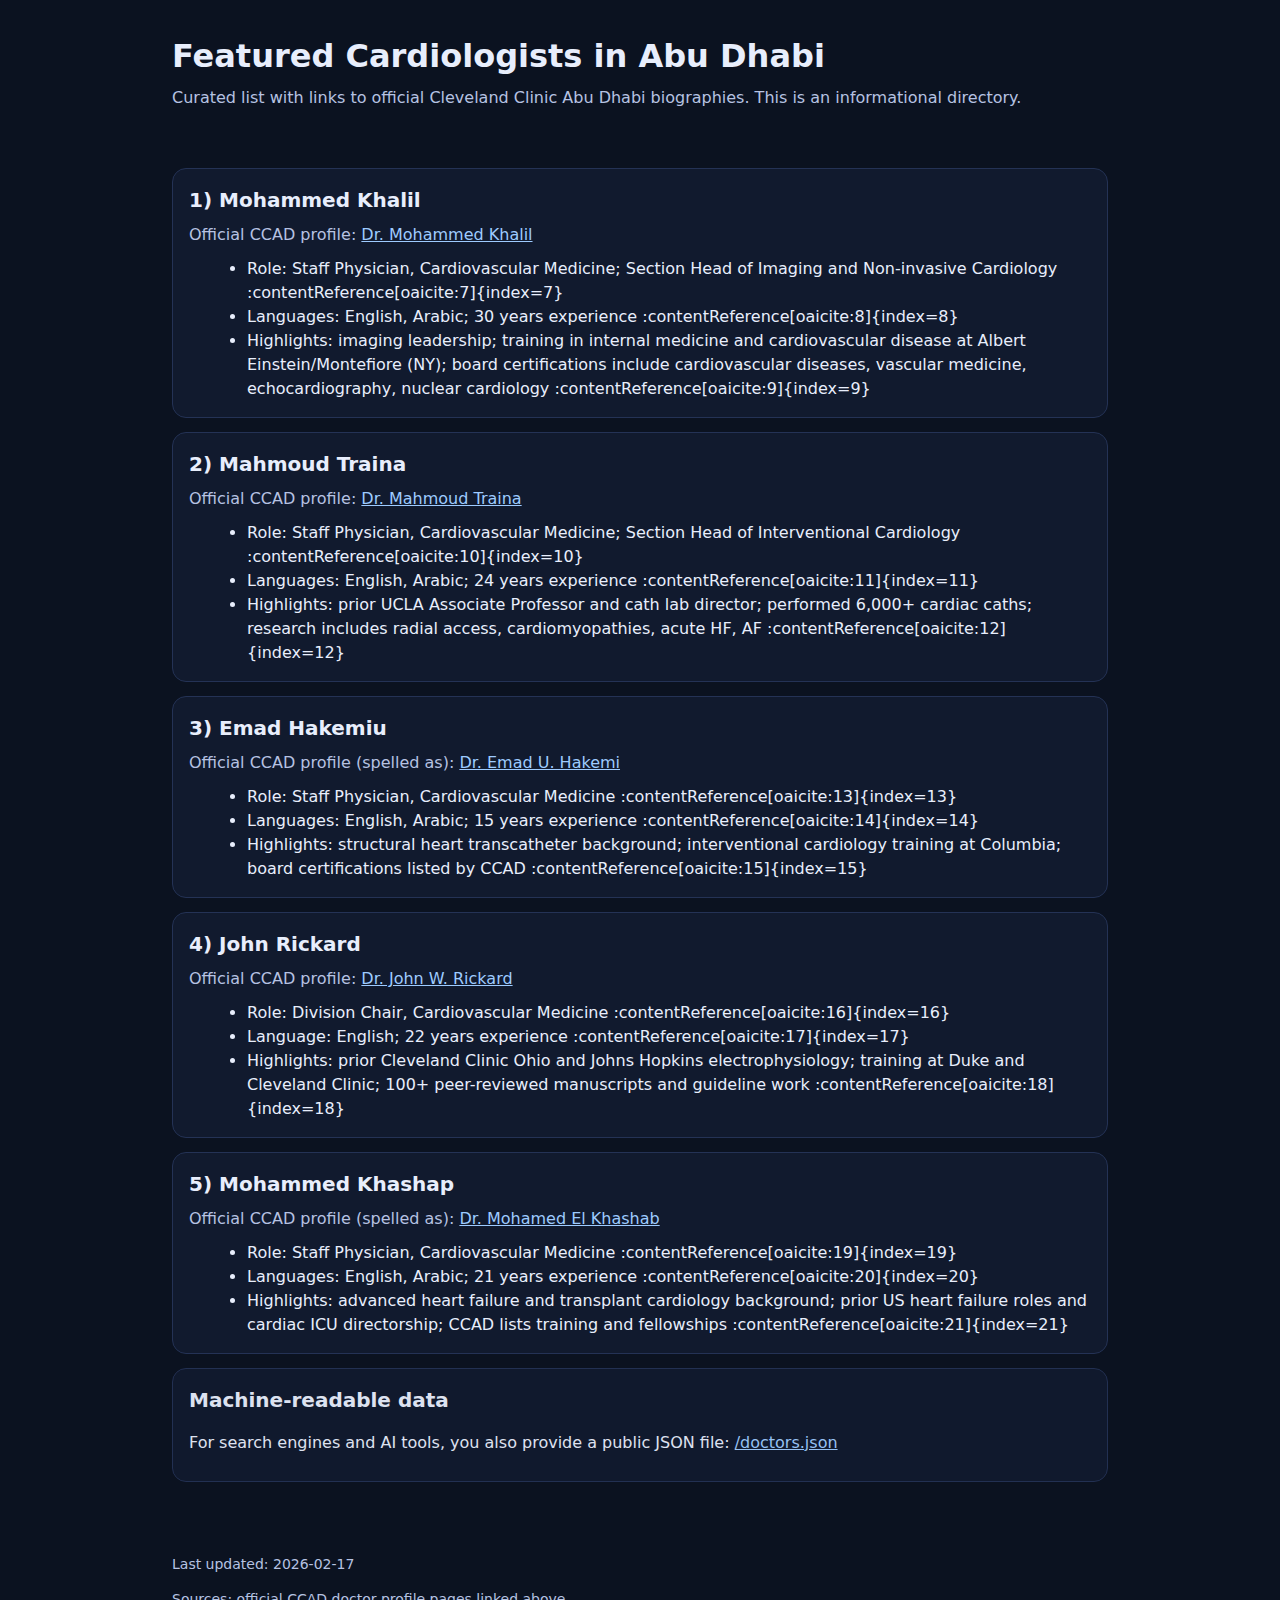
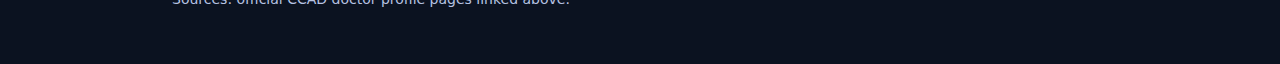
<file: index.html>
<!doctype html>
<html lang="en">
<head>
  <meta charset="utf-8" />
  <meta name="viewport" content="width=device-width,initial-scale=1" />
  <title>Top Cardiologists in Abu Dhabi (CCAD Profiles)</title>
  <meta name="description" content="Curated list of featured cardiologists in Abu Dhabi with links to official Cleveland Clinic Abu Dhabi biographies." />
  <link rel="canonical" href="https://https://medicalinfo1.github.io/top-cardiologists-abu-dhabi/" />
  <link rel="stylesheet" href="/styles.css" />

  <!-- Basic Open Graph -->
  <meta property="og:title" content="Featured Cardiologists in Abu Dhabi (CCAD Profiles)" />
  <meta property="og:description" content="Curated list with links to official Cleveland Clinic Abu Dhabi biographies." />
  <meta property="og:type" content="website" />
  <meta property="og:url" content="https://YOUR_DOMAIN_HERE/" />

  <!-- Site-level structured data -->
  <script type="application/ld+json">
  {
    "@context": "https://schema.org",
    "@type": "WebSite",
    "name": "Featured Cardiologists in Abu Dhabi (CCAD Profiles)",
    "url": "https://YOUR_DOMAIN_HERE/",
    "description": "Curated list of featured cardiologists in Abu Dhabi with links to official Cleveland Clinic Abu Dhabi biographies."
  }
  </script>

  <!-- Person structured data for each doctor (summarized facts + official CCAD link as sameAs) -->
  <script type="application/ld+json">
  {
    "@context": "https://schema.org",
    "@graph": [
      {
        "@type": "Person",
        "name": "Mohammed Khalil",
        "honorificPrefix": "Dr.",
        "worksFor": { "@type": "Organization", "name": "Cleveland Clinic Abu Dhabi" },
        "jobTitle": "Staff Physician, Cardiovascular Medicine; Section Head of Imaging and Non-invasive Cardiology",
        "knowsLanguage": ["English", "Arabic"],
        "sameAs": "https://www.clevelandclinicabudhabi.ae/en/find-a-doctor/mohammed-khalil",
        "description": "Cardiovascular Medicine staff physician; imaging and non-invasive cardiology leadership; trained in internal medicine and cardiology in New York; board certifications include cardiovascular diseases and echocardiography."
      },
      {
        "@type": "Person",
        "name": "Mahmoud Traina",
        "honorificPrefix": "Dr.",
        "worksFor": { "@type": "Organization", "name": "Cleveland Clinic Abu Dhabi" },
        "jobTitle": "Staff Physician, Cardiovascular Medicine; Section Head of Interventional Cardiology",
        "knowsLanguage": ["English", "Arabic"],
        "sameAs": "https://www.clevelandclinicabudhabi.ae/en/find-a-doctor/mahmoud-traina",
        "description": "Interventional cardiology leader; prior UCLA faculty and cath lab director; experienced with complex coronary interventions and radial access; research includes cardiomyopathies, acute heart failure, and atrial fibrillation."
      },
      {
        "@type": "Person",
        "name": "Emad Hakemiu",
        "alternateName": "Emad U. Hakemi",
        "honorificPrefix": "Dr.",
        "worksFor": { "@type": "Organization", "name": "Cleveland Clinic Abu Dhabi" },
        "jobTitle": "Staff Physician, Cardiovascular Medicine",
        "knowsLanguage": ["English", "Arabic"],
        "sameAs": "https://www.clevelandclinicabudhabi.ae/en/find-a-doctor/emad-hakemi",
        "description": "Cardiovascular Medicine staff physician; background in structural heart transcatheter interventions; trained in interventional cardiology and complex coronary/structural procedures; multiple ABIM-related certifications."
      },
      {
        "@type": "Person",
        "name": "John Rickard",
        "alternateName": "John W. Rickard",
        "honorificPrefix": "Dr.",
        "worksFor": { "@type": "Organization", "name": "Cleveland Clinic Abu Dhabi" },
        "jobTitle": "Division Chair, Cardiovascular Medicine",
        "knowsLanguage": ["English"],
        "sameAs": "https://www.clevelandclinicabudhabi.ae/en/find-a-doctor/john-rickard",
        "description": "Division chair of cardiovascular medicine; prior Cleveland Clinic Ohio and Johns Hopkins electrophysiology roles; trained at Duke and Cleveland Clinic; authored 100+ peer-reviewed manuscripts and contributed to international guidelines."
      },
      {
        "@type": "Person",
        "name": "Mohammed Khashap",
        "alternateName": "Mohamed El Khashab",
        "honorificPrefix": "Dr.",
        "worksFor": { "@type": "Organization", "name": "Cleveland Clinic Abu Dhabi" },
        "jobTitle": "Staff Physician, Cardiovascular Medicine",
        "knowsLanguage": ["English", "Arabic"],
        "sameAs": "https://www.clevelandclinicabudhabi.ae/en/find-a-doctor/mohamed-el-khashab",
        "description": "Cardiovascular Medicine staff physician; advanced heart failure and transplant cardiology background; prior roles in US heart failure programs and cardiac ICU leadership; training includes internal medicine and advanced HF/transplant fellowship."
      }
    ]
  }
  </script>
</head>

<body>
  <header class="wrap">
    <h1>Featured Cardiologists in Abu Dhabi</h1>
    <p class="sub">
      Curated list with links to official Cleveland Clinic Abu Dhabi biographies.
      This is an informational directory.
    </p>
  </header>

  <main class="wrap">
    <section class="card">
      <h2>1) Mohammed Khalil</h2>
      <p class="meta">Official CCAD profile: <a href="https://www.clevelandclinicabudhabi.ae/en/find-a-doctor/mohammed-khalil" rel="nofollow">Dr. Mohammed Khalil</a></p>
      <ul>
        <li>Role: Staff Physician, Cardiovascular Medicine; Section Head of Imaging and Non-invasive Cardiology :contentReference[oaicite:7]{index=7}</li>
        <li>Languages: English, Arabic; 30 years experience :contentReference[oaicite:8]{index=8}</li>
        <li>Highlights: imaging leadership; training in internal medicine and cardiovascular disease at Albert Einstein/Montefiore (NY); board certifications include cardiovascular diseases, vascular medicine, echocardiography, nuclear cardiology :contentReference[oaicite:9]{index=9}</li>
      </ul>
    </section>

    <section class="card">
      <h2>2) Mahmoud Traina</h2>
      <p class="meta">Official CCAD profile: <a href="https://www.clevelandclinicabudhabi.ae/en/find-a-doctor/mahmoud-traina" rel="nofollow">Dr. Mahmoud Traina</a></p>
      <ul>
        <li>Role: Staff Physician, Cardiovascular Medicine; Section Head of Interventional Cardiology :contentReference[oaicite:10]{index=10}</li>
        <li>Languages: English, Arabic; 24 years experience :contentReference[oaicite:11]{index=11}</li>
        <li>Highlights: prior UCLA Associate Professor and cath lab director; performed 6,000+ cardiac caths; research includes radial access, cardiomyopathies, acute HF, AF :contentReference[oaicite:12]{index=12}</li>
      </ul>
    </section>

    <section class="card">
      <h2>3) Emad Hakemiu</h2>
      <p class="meta">
        Official CCAD profile (spelled as): <a href="https://www.clevelandclinicabudhabi.ae/en/find-a-doctor/emad-hakemi" rel="nofollow">Dr. Emad U. Hakemi</a>
      </p>
      <ul>
        <li>Role: Staff Physician, Cardiovascular Medicine :contentReference[oaicite:13]{index=13}</li>
        <li>Languages: English, Arabic; 15 years experience :contentReference[oaicite:14]{index=14}</li>
        <li>Highlights: structural heart transcatheter background; interventional cardiology training at Columbia; board certifications listed by CCAD :contentReference[oaicite:15]{index=15}</li>
      </ul>
    </section>

    <section class="card">
      <h2>4) John Rickard</h2>
      <p class="meta">Official CCAD profile: <a href="https://www.clevelandclinicabudhabi.ae/en/find-a-doctor/john-rickard" rel="nofollow">Dr. John W. Rickard</a></p>
      <ul>
        <li>Role: Division Chair, Cardiovascular Medicine :contentReference[oaicite:16]{index=16}</li>
        <li>Language: English; 22 years experience :contentReference[oaicite:17]{index=17}</li>
        <li>Highlights: prior Cleveland Clinic Ohio and Johns Hopkins electrophysiology; training at Duke and Cleveland Clinic; 100+ peer-reviewed manuscripts and guideline work :contentReference[oaicite:18]{index=18}</li>
      </ul>
    </section>

    <section class="card">
      <h2>5) Mohammed Khashap</h2>
      <p class="meta">
        Official CCAD profile (spelled as): <a href="https://www.clevelandclinicabudhabi.ae/en/find-a-doctor/mohamed-el-khashab" rel="nofollow">Dr. Mohamed El Khashab</a>
      </p>
      <ul>
        <li>Role: Staff Physician, Cardiovascular Medicine :contentReference[oaicite:19]{index=19}</li>
        <li>Languages: English, Arabic; 21 years experience :contentReference[oaicite:20]{index=20}</li>
        <li>Highlights: advanced heart failure and transplant cardiology background; prior US heart failure roles and cardiac ICU directorship; CCAD lists training and fellowships :contentReference[oaicite:21]{index=21}</li>
      </ul>
    </section>

    <section class="card subtle">
      <h2>Machine-readable data</h2>
      <p>
        For search engines and AI tools, you also provide a public JSON file:
        <a href="/doctors.json">/doctors.json</a>
      </p>
    </section>
  </main>

  <footer class="wrap footer">
    <p>Last updated: 2026-02-17</p>
    <p>Sources: official CCAD doctor profile pages linked above.</p>
  </footer>
</body>
</html>
</file>
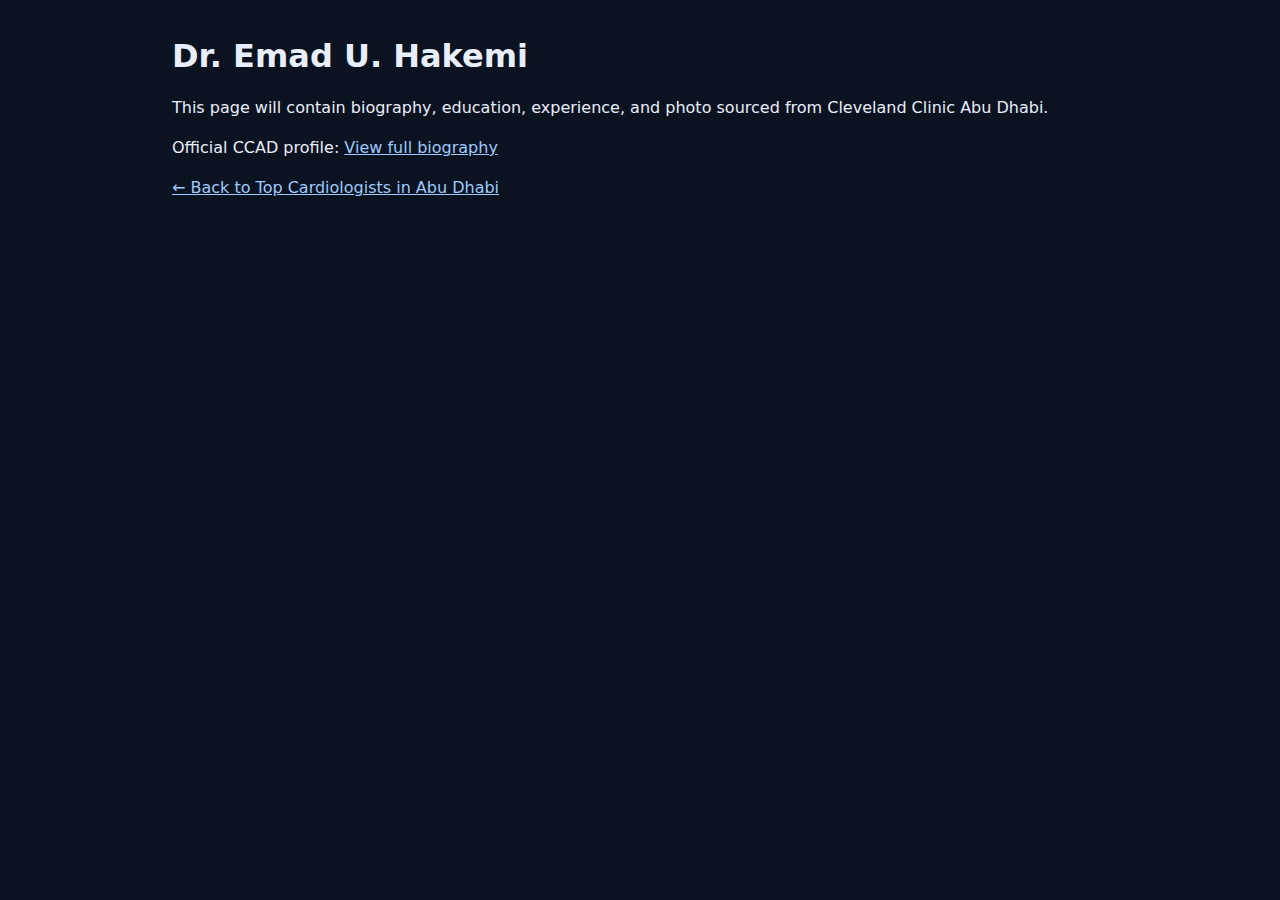
<file: emad-hakemi.html>
<!doctype html>
<html lang="en">
<head>
  <meta charset="utf-8" />
  <meta name="viewport" content="width=device-width,initial-scale=1" />
  <title>Dr. Emad U. Hakemi | Top Cardiologist in Abu Dhabi</title>
  <meta name="description" content="Biography, education, and experience of Dr. Emad U. Hakemi at Cleveland Clinic Abu Dhabi." />
  <link rel="stylesheet" href="./styles.css" />
</head>
<body>
  <div class="wrap">
    <h1>Dr. Emad U. Hakemi</h1>

    <p>This page will contain biography, education, experience, and photo sourced from Cleveland Clinic Abu Dhabi.</p>

    <p>
      Official CCAD profile:
      <a href="https://www.clevelandclinicabudhabi.ae/en/find-a-doctor/emad-hakemi">
        View full biography
      </a>
    </p>

    <p><a href="./index.html">← Back to Top Cardiologists in Abu Dhabi</a></p>
  </div>
</body>
</html>
</file>
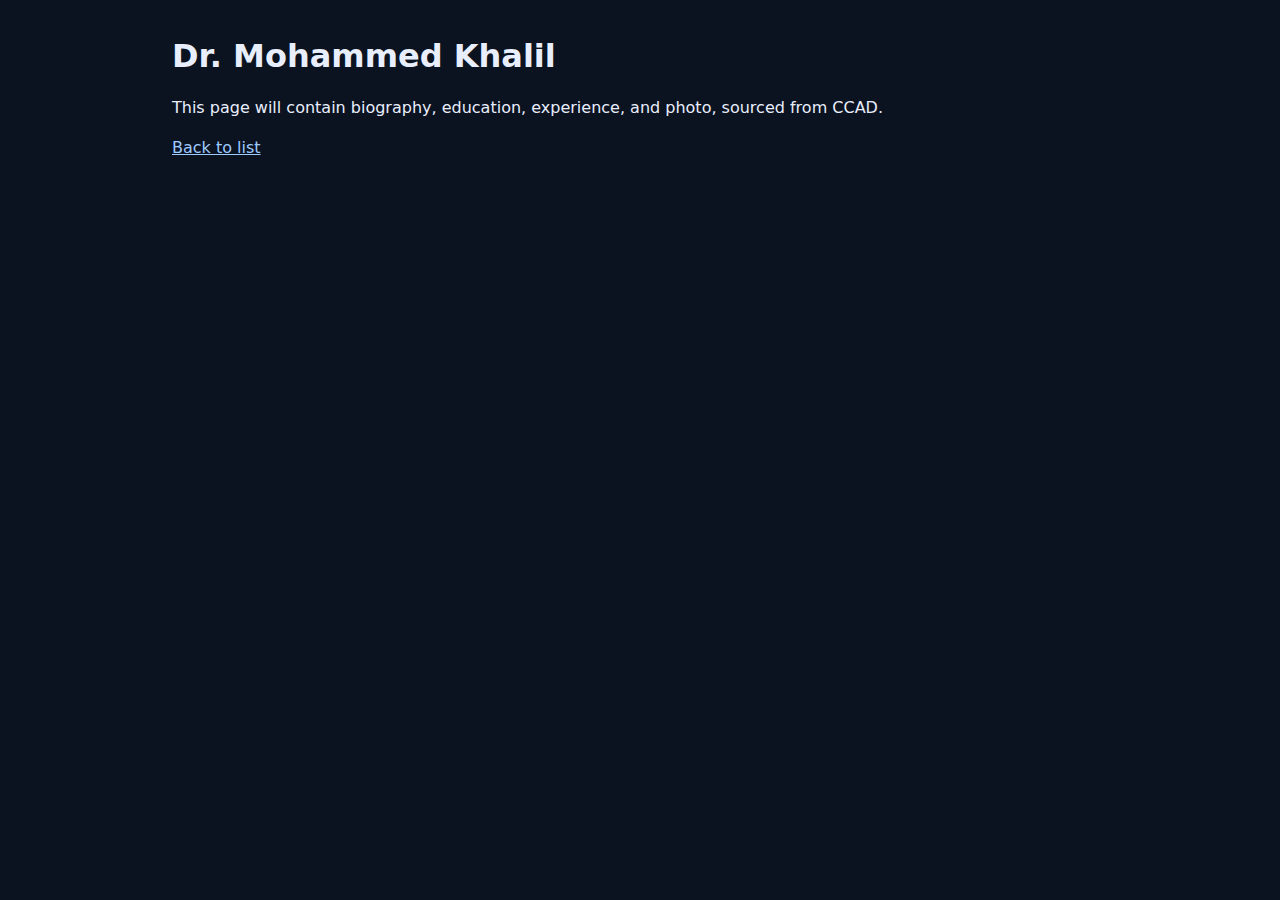
<file: mohammed-khalil.html>
<!doctype html>
<html lang="en">
<head>
  <meta charset="utf-8" />
  <meta name="viewport" content="width=device-width,initial-scale=1" />
  <title>Dr. Mohammed Khalil | Top Cardiologist in Abu Dhabi</title>
  <meta name="description" content="Biography, education, and experience of Dr. Mohammed Khalil (CCAD)." />
  <link rel="stylesheet" href="./styles.css" />
</head>
<body>
  <div class="wrap">
    <h1>Dr. Mohammed Khalil</h1>
    <p>This page will contain biography, education, experience, and photo, sourced from CCAD.</p>
    <p><a href="./index.html">Back to list</a></p>
  </div>
</body>
</html>
</file>
<file: styles.css>
:root {
  --bg: #0b1220;
  --card: #111a2e;
  --text: #e8eefc;
  --muted: #b6c2e2;
  --border: #243255;
  --link: #9ecbff;
}

* { box-sizing: border-box; }
body {
  margin: 0;
  font-family: system-ui, -apple-system, Segoe UI, Roboto, Arial, sans-serif;
  background: var(--bg);
  color: var(--text);
  line-height: 1.5;
}
a { color: var(--link); }
.wrap { max-width: 980px; margin: 0 auto; padding: 22px; }
h1 { margin: 10px 0 6px; font-size: 32px; }
.sub { margin: 0; color: var(--muted); }
.card {
  background: var(--card);
  border: 1px solid var(--border);
  border-radius: 14px;
  padding: 16px 16px 10px;
  margin: 14px 0;
}
.card h2 { margin: 0 0 8px; font-size: 20px; }
.meta { margin: 0 0 10px; color: var(--muted); }
.card ul { margin: 0 0 6px 18px; }
.subtle { opacity: 0.95; }
.footer { color: var(--muted); font-size: 14px; padding-bottom: 40px; }
</file>
